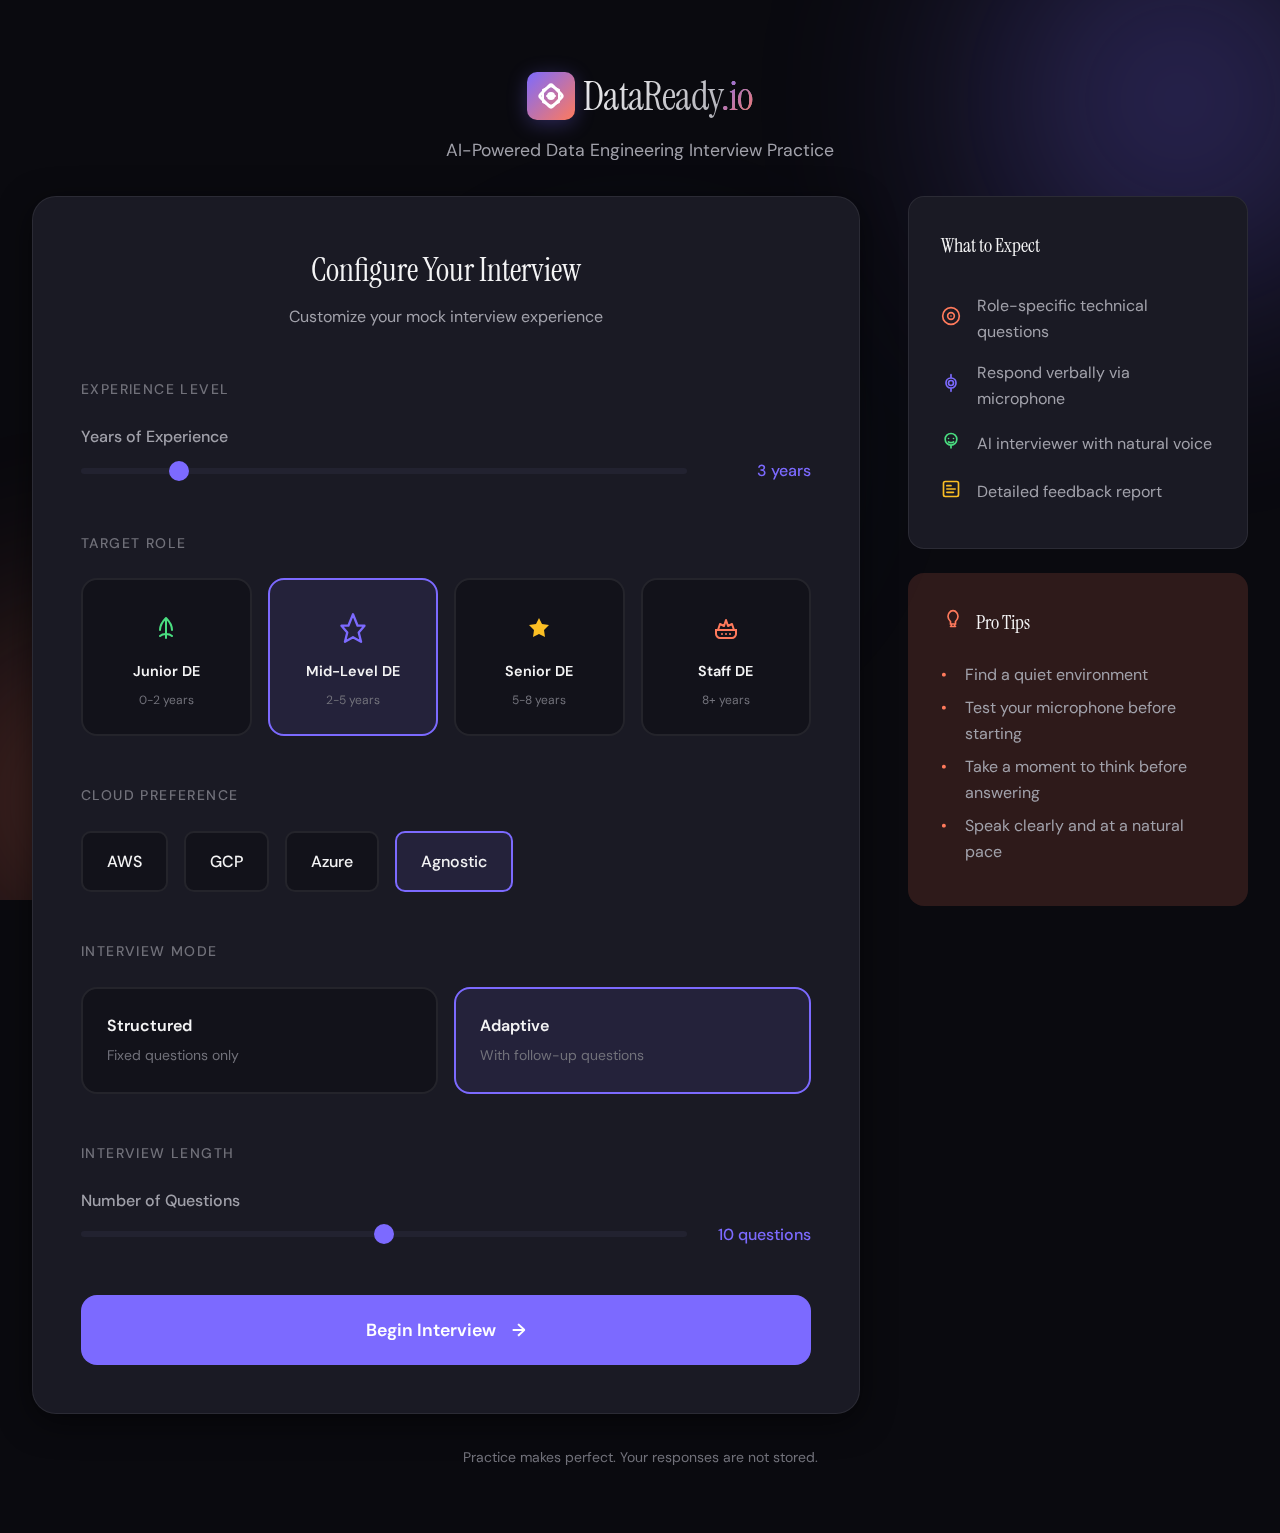
<file: static/index.html>
<!DOCTYPE html>
<html lang="en">
<head>
    <meta charset="UTF-8">
    <meta name="viewport" content="width=device-width, initial-scale=1.0">
    <title>DataReady.io - AI Mock Interview Platform</title>
    <link rel="icon" type="image/svg+xml" href="/static/favicon.svg">
    <link rel="preconnect" href="https://fonts.googleapis.com">
    <link rel="preconnect" href="https://fonts.gstatic.com" crossorigin>
    <link href="https://fonts.googleapis.com/css2?family=Instrument+Serif:ital@0;1&family=DM+Sans:opsz,wght@9..40,300;9..40,400;9..40,500;9..40,600&display=swap" rel="stylesheet">
    <link rel="stylesheet" href="/static/css/styles.css?v=7">
</head>
<body class="setup-page">
    <!-- Ambient Background -->
    <div class="ambient-bg">
        <div class="gradient-orb orb-1"></div>
        <div class="gradient-orb orb-2"></div>
        <div class="gradient-orb orb-3"></div>
    </div>

    <div class="container">
        <!-- Header -->
        <header class="header">
            <a href="/" class="logo" style="text-decoration: none;">
                <div class="logo-icon" title="DataReady.io">
                    <svg width="28" height="28" viewBox="0 0 28 28" fill="none" xmlns="http://www.w3.org/2000/svg">
                        <path d="M6 8L14 4L22 8V20L14 24L6 20V8Z" stroke="white" stroke-width="2" stroke-linejoin="round"/>
                        <path d="M14 12L14 16" stroke="white" stroke-width="2" stroke-linecap="round"/>
                        <path d="M10 14H18" stroke="white" stroke-width="2" stroke-linecap="round"/>
                        <circle cx="14" cy="14" r="2" fill="white"/>
                    </svg>
                </div>
                <span class="logo-text">DataReady<span class="logo-dot">.io</span></span>
            </a>
            <p class="tagline">AI-Powered Data Engineering Interview Practice</p>
        </header>

        <!-- Main Content -->
        <main class="setup-main">
            <div class="setup-card">
                <div class="card-header">
                    <h1>Configure Your Interview</h1>
                    <p>Customize your mock interview experience</p>
                </div>

                <form id="setup-form" class="setup-form">
                    <!-- Experience Section -->
                    <div class="form-section">
                        <h2 class="section-title">Experience Level</h2>
                        
                        <div class="form-group">
                            <label for="experience">Years of Experience</label>
                            <div class="slider-container">
                                <input type="range" id="experience" name="experience" min="0" max="20" value="3" class="slider">
                                <span id="experience-value" class="slider-value">3 years</span>
                            </div>
                        </div>
                    </div>

                    <!-- Role Section -->
                    <div class="form-section">
                        <h2 class="section-title">Target Role</h2>
                        
                        <div class="role-cards">
                            <label class="role-card">
                                <input type="radio" name="role" value="junior_data_engineer">
                                <div class="role-content">
                                    <span class="role-icon icon-success">
                                        <svg width="32" height="32" viewBox="0 0 32 32" fill="none">
                                            <path d="M16 6V26M16 6C12 10 10 14 10 18M16 6C20 10 22 14 22 18" stroke="currentColor" stroke-width="2" stroke-linecap="round"/>
                                            <path d="M10 24C10 24 12 22 16 22C20 22 22 24 22 24" stroke="currentColor" stroke-width="2" stroke-linecap="round"/>
                                        </svg>
                                    </span>
                                    <span class="role-name">Junior DE</span>
                                    <span class="role-years">0-2 years</span>
                                </div>
                            </label>
                            
                            <label class="role-card">
                                <input type="radio" name="role" value="mid_data_engineer" checked>
                                <div class="role-content">
                                    <span class="role-icon icon-primary">
                                        <svg width="32" height="32" viewBox="0 0 32 32" fill="none">
                                            <path d="M16 4L20 14H26L21 20L23 28L16 24L9 28L11 20L6 14H12L16 4Z" stroke="currentColor" stroke-width="2" stroke-linejoin="round"/>
                                        </svg>
                                    </span>
                                    <span class="role-name">Mid-Level DE</span>
                                    <span class="role-years">2-5 years</span>
                                </div>
                            </label>
                            
                            <label class="role-card">
                                <input type="radio" name="role" value="senior_data_engineer">
                                <div class="role-content">
                                    <span class="role-icon icon-warning">
                                        <svg width="32" height="32" viewBox="0 0 32 32" fill="none">
                                            <path d="M16 6L19 12L26 13L21 18L22 25L16 22L10 25L11 18L6 13L13 12L16 6Z" fill="currentColor"/>
                                        </svg>
                                    </span>
                                    <span class="role-name">Senior DE</span>
                                    <span class="role-years">5-8 years</span>
                                </div>
                            </label>
                            
                            <label class="role-card">
                                <input type="radio" name="role" value="staff_data_engineer">
                                <div class="role-content">
                                    <span class="role-icon icon-accent">
                                        <svg width="32" height="32" viewBox="0 0 32 32" fill="none">
                                            <path d="M8 18L10 12L14 14L16 8L18 14L22 12L24 18" stroke="currentColor" stroke-width="2" stroke-linecap="round" stroke-linejoin="round"/>
                                            <path d="M6 18H26V22C26 24 24 26 22 26H10C8 26 6 24 6 22V18Z" stroke="currentColor" stroke-width="2"/>
                                            <circle cx="12" cy="22" r="1" fill="currentColor"/>
                                            <circle cx="16" cy="22" r="1" fill="currentColor"/>
                                            <circle cx="20" cy="22" r="1" fill="currentColor"/>
                                        </svg>
                                    </span>
                                    <span class="role-name">Staff DE</span>
                                    <span class="role-years">8+ years</span>
                                </div>
                            </label>
                        </div>
                    </div>

                    <!-- Cloud Section -->
                    <div class="form-section">
                        <h2 class="section-title">Cloud Preference</h2>
                        
                        <div class="cloud-options">
                            <label class="cloud-option">
                                <input type="radio" name="cloud" value="aws">
                                <div class="cloud-content">
                                    <span class="cloud-name">AWS</span>
                                </div>
                            </label>
                            
                            <label class="cloud-option">
                                <input type="radio" name="cloud" value="gcp">
                                <div class="cloud-content">
                                    <span class="cloud-name">GCP</span>
                                </div>
                            </label>
                            
                            <label class="cloud-option">
                                <input type="radio" name="cloud" value="azure">
                                <div class="cloud-content">
                                    <span class="cloud-name">Azure</span>
                                </div>
                            </label>
                            
                            <label class="cloud-option">
                                <input type="radio" name="cloud" value="cloud_agnostic" checked>
                                <div class="cloud-content">
                                    <span class="cloud-name">Agnostic</span>
                                </div>
                            </label>
                        </div>
                    </div>

                    <!-- Interview Mode -->
                    <div class="form-section">
                        <h2 class="section-title">Interview Mode</h2>
                        
                        <div class="mode-options">
                            <label class="mode-option">
                                <input type="radio" name="mode" value="structured">
                                <div class="mode-content">
                                    <span class="mode-name">Structured</span>
                                    <span class="mode-desc">Fixed questions only</span>
                                </div>
                            </label>
                            
                            <label class="mode-option selected">
                                <input type="radio" name="mode" value="structured_followup" checked>
                                <div class="mode-content">
                                    <span class="mode-name">Adaptive</span>
                                    <span class="mode-desc">With follow-up questions</span>
                                </div>
                            </label>
                        </div>
                    </div>

                    <!-- Questions Count -->
                    <div class="form-section">
                        <h2 class="section-title">Interview Length</h2>
                        
                        <div class="form-group">
                            <label for="questions">Number of Questions</label>
                            <div class="slider-container">
                                <input type="range" id="questions" name="questions" min="5" max="15" value="10" class="slider">
                                <span id="questions-value" class="slider-value">10 questions</span>
                            </div>
                        </div>
                    </div>

                    <!-- Submit -->
                    <div class="form-actions">
                        <button type="submit" class="btn-primary" id="start-btn">
                            <span class="btn-text">Begin Interview</span>
                            <span class="btn-arrow">→</span>
                        </button>
                    </div>
                </form>
            </div>

            <!-- Info Panel -->
            <aside class="info-panel">
                <div class="info-card">
                    <h3>What to Expect</h3>
                    <ul class="info-list">
                        <li>
                            <span class="info-icon icon-accent">
                                <svg width="20" height="20" viewBox="0 0 24 24" fill="none">
                                    <circle cx="12" cy="12" r="10" stroke="currentColor" stroke-width="2"/>
                                    <circle cx="12" cy="12" r="4" stroke="currentColor" stroke-width="2"/>
                                    <circle cx="12" cy="12" r="1" fill="currentColor"/>
                                </svg>
                            </span>
                            <span>Role-specific technical questions</span>
                        </li>
                        <li>
                            <span class="info-icon icon-primary">
                                <svg width="20" height="20" viewBox="0 0 24 24" fill="none">
                                    <path d="M12 2V6M12 18V22M12 6C8 6 6 9 6 12C6 15 8 18 12 18C16 18 18 15 18 12C18 9 16 6 12 6Z" stroke="currentColor" stroke-width="2" stroke-linecap="round"/>
                                    <circle cx="12" cy="12" r="3" stroke="currentColor" stroke-width="2"/>
                                </svg>
                            </span>
                            <span>Respond verbally via microphone</span>
                        </li>
                        <li>
                            <span class="info-icon icon-success">
                                <svg width="20" height="20" viewBox="0 0 24 24" fill="none">
                                    <circle cx="12" cy="10" r="7" stroke="currentColor" stroke-width="2"/>
                                    <circle cx="9" cy="9" r="1" fill="currentColor"/>
                                    <circle cx="15" cy="9" r="1" fill="currentColor"/>
                                    <path d="M9 13C9 13 10 14 12 14C14 14 15 13 15 13" stroke="currentColor" stroke-width="2" stroke-linecap="round"/>
                                    <path d="M12 17V21" stroke="currentColor" stroke-width="2"/>
                                </svg>
                            </span>
                            <span>AI interviewer with natural voice</span>
                        </li>
                        <li>
                            <span class="info-icon icon-warning">
                                <svg width="20" height="20" viewBox="0 0 24 24" fill="none">
                                    <rect x="3" y="3" width="18" height="18" rx="2" stroke="currentColor" stroke-width="2"/>
                                    <path d="M7 12H17M7 8H12M7 16H15" stroke="currentColor" stroke-width="2" stroke-linecap="round"/>
                                </svg>
                            </span>
                            <span>Detailed feedback report</span>
                        </li>
                    </ul>
                </div>

                <div class="info-card tips-card">
                    <h3>
                        <span class="icon icon-accent" style="margin-right: 8px;">
                            <svg width="20" height="20" viewBox="0 0 24 24" fill="none">
                                <path d="M12 2C8 2 6 6 6 9C6 12 8 14 9 15V18H15V15C16 14 18 12 18 9C18 6 16 2 12 2Z" stroke="currentColor" stroke-width="2"/>
                                <path d="M9 21H15" stroke="currentColor" stroke-width="2" stroke-linecap="round"/>
                                <path d="M10 18V21M14 18V21" stroke="currentColor" stroke-width="2"/>
                            </svg>
                        </span>
                        Pro Tips
                    </h3>
                    <ul class="tips-list">
                        <li>Find a quiet environment</li>
                        <li>Test your microphone before starting</li>
                        <li>Take a moment to think before answering</li>
                        <li>Speak clearly and at a natural pace</li>
                    </ul>
                </div>
            </aside>
        </main>

        <!-- Footer -->
        <footer class="footer">
            <p>Practice makes perfect. Your responses are not stored.</p>
        </footer>
    </div>

    <script src="/static/js/setup.js?v=2"></script>
</body>
</html>
</file>
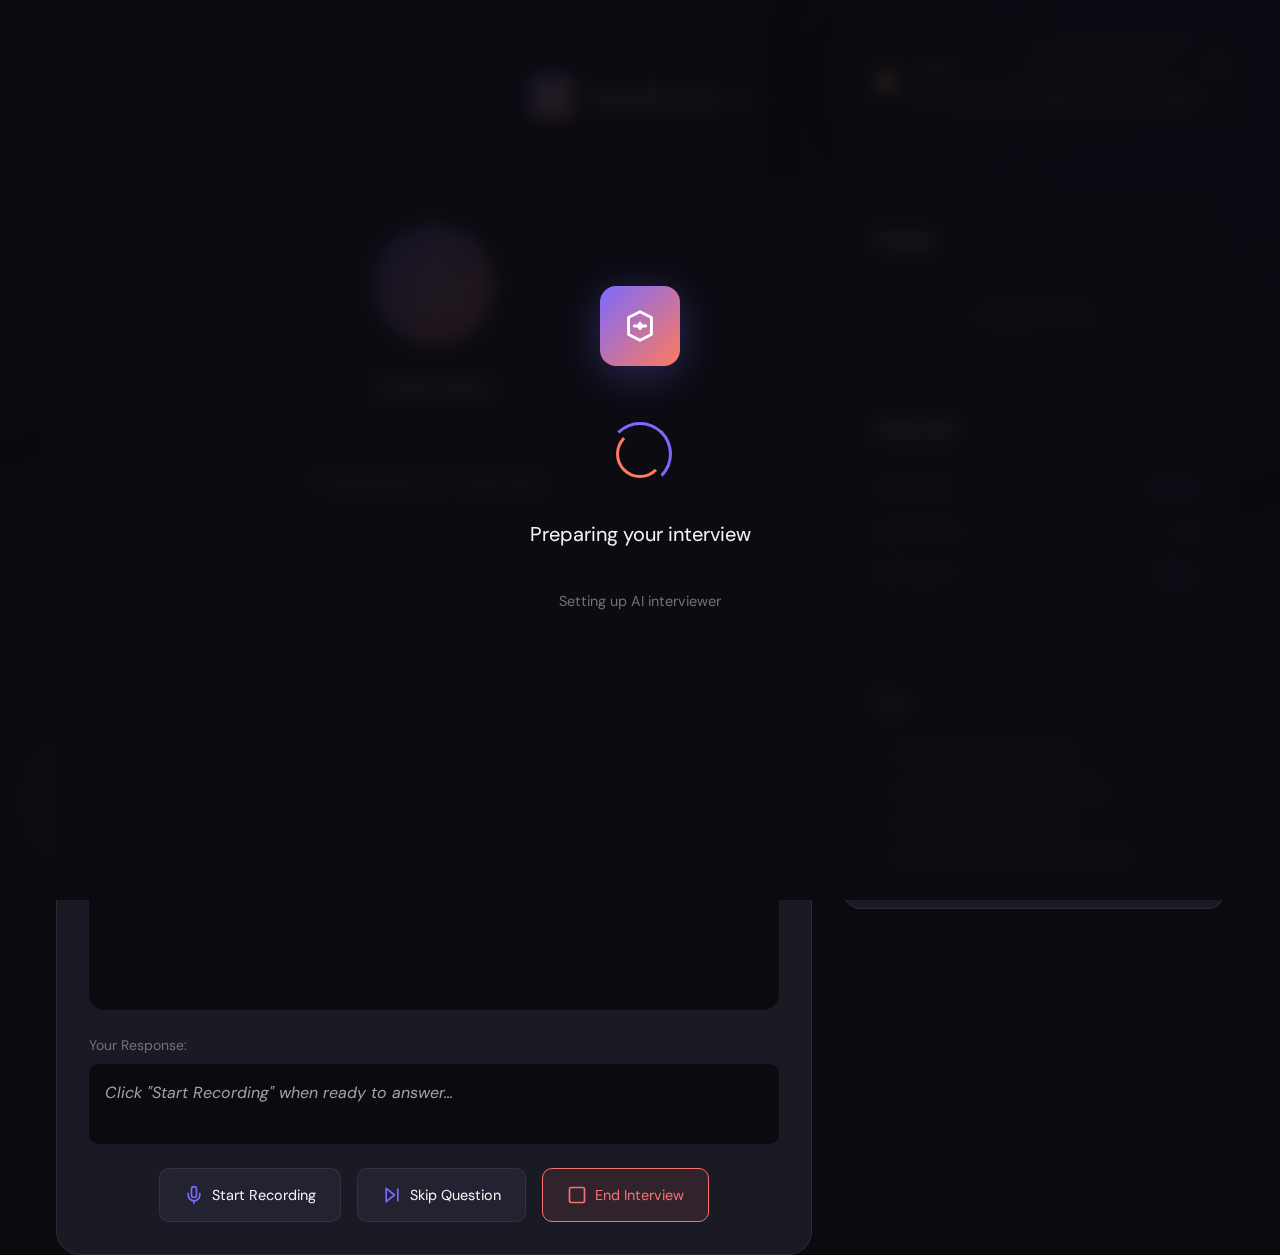
<file: static/interview.html>
<!DOCTYPE html>
<html lang="en">
<head>
    <meta charset="UTF-8">
    <meta name="viewport" content="width=device-width, initial-scale=1.0">
    <title>Interview Room - DataReady.io</title>
    <link rel="icon" type="image/svg+xml" href="/static/favicon.svg">
    <link rel="preconnect" href="https://fonts.googleapis.com">
    <link rel="preconnect" href="https://fonts.gstatic.com" crossorigin>
    <link href="https://fonts.googleapis.com/css2?family=Instrument+Serif:ital@0;1&family=DM+Sans:opsz,wght@9..40,300;9..40,400;9..40,500;9..40,600&display=swap" rel="stylesheet">
    <link rel="stylesheet" href="/static/css/styles.css?v=7">
</head>
<body class="interview-page">
    <!-- Loading Overlay -->
    <div class="loading-overlay active" id="loading-overlay">
        <div class="loading-overlay-logo">
            <svg width="40" height="40" viewBox="0 0 28 28" fill="none" xmlns="http://www.w3.org/2000/svg">
                <path d="M6 8L14 4L22 8V20L14 24L6 20V8Z" stroke="white" stroke-width="2" stroke-linejoin="round"/>
                <path d="M14 12L14 16" stroke="white" stroke-width="2" stroke-linecap="round"/>
                <path d="M10 14H18" stroke="white" stroke-width="2" stroke-linecap="round"/>
                <circle cx="14" cy="14" r="2" fill="white"/>
            </svg>
        </div>
        <div class="loading-overlay-spinner"></div>
        <div class="loading-overlay-text" id="loading-text">Preparing your interview<span class="loading-dots"></span></div>
        <div class="loading-overlay-subtext" id="loading-subtext">Setting up AI interviewer</div>
    </div>

    <!-- Ambient Background -->
    <div class="ambient-bg">
        <div class="gradient-orb orb-1"></div>
        <div class="gradient-orb orb-2"></div>
    </div>

    <div class="container">
        <!-- Header -->
        <header class="header compact">
            <a href="/" class="logo" style="text-decoration: none;">
                <div class="logo-icon" title="DataReady.io">
                    <svg width="28" height="28" viewBox="0 0 28 28" fill="none" xmlns="http://www.w3.org/2000/svg">
                        <path d="M6 8L14 4L22 8V20L14 24L6 20V8Z" stroke="white" stroke-width="2" stroke-linejoin="round"/>
                        <path d="M14 12L14 16" stroke="white" stroke-width="2" stroke-linecap="round"/>
                        <path d="M10 14H18" stroke="white" stroke-width="2" stroke-linecap="round"/>
                        <circle cx="14" cy="14" r="2" fill="white"/>
                    </svg>
                </div>
                <span class="logo-text">DataReady<span class="logo-dot">.io</span></span>
            </a>
        </header>

        <!-- Interview Container -->
        <div class="interview-container">
            <!-- Main Interview Area -->
            <div class="interview-main">
                <!-- AI Interviewer -->
                <div class="interviewer-section">
                    <div class="ai-avatar" id="ai-avatar">
                        <svg width="60" height="60" viewBox="0 0 60 60" fill="none" xmlns="http://www.w3.org/2000/svg">
                            <circle cx="30" cy="30" r="24" stroke="white" stroke-width="2"/>
                            <circle cx="22" cy="26" r="3" fill="white"/>
                            <circle cx="38" cy="26" r="3" fill="white"/>
                            <path d="M22 38C22 38 26 42 30 42C34 42 38 38 38 38" stroke="white" stroke-width="2" stroke-linecap="round"/>
                            <path d="M30 6V12" stroke="white" stroke-width="2" stroke-linecap="round"/>
                            <circle cx="30" cy="4" r="2" fill="white"/>
                        </svg>
                    </div>
                    <div class="interviewer-name">AI Interviewer</div>
                    <div class="question-text" id="question-text">
                        <span class="loading-text">Preparing your interview...</span>
                    </div>
                </div>

                <!-- User Section -->
                <div class="user-section">
                    <div class="webcam-container">
                        <video id="webcam" class="webcam-video" autoplay muted playsinline></video>
                        <div class="webcam-placeholder" id="webcam-placeholder">
                            <span>Enable camera to see yourself</span>
                        </div>
                        <div class="recording-indicator" id="recording-indicator" style="display: none;">
                            <span class="recording-dot"></span>
                            <span>Recording</span>
                        </div>
                    </div>

                    <div class="transcript-area">
                        <div class="transcript-label">Your Response:</div>
                        <div class="transcript-text" id="transcript-text">
                            Click "Start Recording" when ready to answer...
                        </div>
                    </div>

                    <div class="interview-controls">
                        <button class="btn-control" id="mic-btn">
                            <svg class="btn-icon" width="20" height="20" viewBox="0 0 24 24" fill="none" stroke="currentColor" stroke-width="2" stroke-linecap="round" stroke-linejoin="round">
                                <path d="M12 2a3 3 0 0 0-3 3v7a3 3 0 0 0 6 0V5a3 3 0 0 0-3-3Z"/>
                                <path d="M19 10v2a7 7 0 0 1-14 0v-2"/>
                                <line x1="12" y1="19" x2="12" y2="22"/>
                            </svg>
                            <span id="mic-btn-text">Start Recording</span>
                        </button>
                        <button class="btn-control" id="skip-btn">
                            <svg class="btn-icon" width="20" height="20" viewBox="0 0 24 24" fill="none" stroke="currentColor" stroke-width="2" stroke-linecap="round" stroke-linejoin="round">
                                <polygon points="5 4 15 12 5 20 5 4"/>
                                <line x1="19" y1="5" x2="19" y2="19"/>
                            </svg>
                            <span>Skip Question</span>
                        </button>
                        <button class="btn-control btn-end" id="end-btn">
                            <svg class="btn-icon" width="20" height="20" viewBox="0 0 24 24" fill="none" stroke="currentColor" stroke-width="2" stroke-linecap="round" stroke-linejoin="round">
                                <rect x="3" y="3" width="18" height="18" rx="2" ry="2"/>
                            </svg>
                            <span>End Interview</span>
                        </button>
                    </div>
                </div>
            </div>

            <!-- Sidebar -->
            <div class="interview-sidebar">
                <!-- Progress -->
                <div class="progress-card">
                    <h3>Progress</h3>
                    <div class="progress-bar">
                        <div class="progress-fill" id="progress-fill" style="width: 0%"></div>
                    </div>
                    <div class="progress-text" id="progress-text">Question 0 of 10</div>
                </div>

                <!-- Stats -->
                <div class="stats-card">
                    <h3>Session Info</h3>
                    <div class="stat-item">
                        <span class="stat-label">Duration</span>
                        <span class="stat-value" id="duration">0:00</span>
                    </div>
                    <div class="stat-item">
                        <span class="stat-label">Questions</span>
                        <span class="stat-value" id="questions-answered">0</span>
                    </div>
                    <div class="stat-item">
                        <span class="stat-label">Difficulty</span>
                        <span class="stat-value" id="difficulty">5/10</span>
                    </div>
                </div>

                <!-- Instructions -->
                <div class="info-card">
                    <h3>Tips</h3>
                    <ul class="tips-list">
                        <li>Take a moment to think</li>
                        <li>Speak clearly and naturally</li>
                        <li>Give specific examples</li>
                        <li>It's okay to ask for clarification</li>
                    </ul>
                </div>
            </div>
        </div>
    </div>

    <!-- Audio elements -->
    <audio id="question-audio" style="display: none;"></audio>

    <script src="/static/js/interview.js?v=5"></script>
</body>
</html>
</file>
<file: static/css/styles.css>
/* ============================================================================
   DataReady.io - Premium Interview Platform Styles
   
   Design Philosophy:
   - Calm and focused atmosphere
   - Premium, minimal aesthetic
   - Interview-like professional feel
   - Warm, approachable colors
   ============================================================================ */

/* CSS Variables */
:root {
    /* Colors - Warm, Professional Palette */
    --color-bg: #0a0a0f;
    --color-bg-elevated: #12121a;
    --color-bg-card: #1a1a24;
    --color-bg-hover: #222230;
    
    --color-primary: #7c6aff;
    --color-primary-hover: #9485ff;
    --color-primary-glow: rgba(124, 106, 255, 0.3);
    
    --color-accent: #ff7a5c;
    --color-accent-hover: #ff9580;
    --color-accent-soft: rgba(255, 122, 92, 0.15);
    
    --color-success: #4ade80;
    --color-success-soft: rgba(74, 222, 128, 0.15);
    --color-warning: #fbbf24;
    --color-warning-soft: rgba(251, 191, 36, 0.15);
    --color-error: #f87171;
    --color-error-soft: rgba(248, 113, 113, 0.15);
    
    --color-text: #f4f4f5;
    --color-text-secondary: #a1a1aa;
    --color-text-muted: #71717a;
    
    --color-border: rgba(255, 255, 255, 0.08);
    --color-border-hover: rgba(255, 255, 255, 0.15);
    
    /* Typography */
    --font-serif: 'Instrument Serif', Georgia, serif;
    --font-sans: 'DM Sans', -apple-system, BlinkMacSystemFont, sans-serif;
    
    /* Spacing */
    --space-xs: 0.25rem;
    --space-sm: 0.5rem;
    --space-md: 1rem;
    --space-lg: 1.5rem;
    --space-xl: 2rem;
    --space-2xl: 3rem;
    --space-3xl: 4rem;
    
    /* Border Radius */
    --radius-sm: 6px;
    --radius-md: 10px;
    --radius-lg: 16px;
    --radius-xl: 24px;
    --radius-full: 9999px;
    
    /* Shadows */
    --shadow-sm: 0 1px 2px rgba(0, 0, 0, 0.3);
    --shadow-md: 0 4px 12px rgba(0, 0, 0, 0.4);
    --shadow-lg: 0 8px 32px rgba(0, 0, 0, 0.5);
    --shadow-glow: 0 0 40px var(--color-primary-glow);
    
    /* Transitions */
    --transition-fast: 150ms ease;
    --transition-base: 250ms ease;
    --transition-slow: 400ms ease;
}

/* Reset & Base */
*, *::before, *::after {
    box-sizing: border-box;
    margin: 0;
    padding: 0;
}

html {
    font-size: 16px;
    -webkit-font-smoothing: antialiased;
    -moz-osx-font-smoothing: grayscale;
}

body {
    font-family: var(--font-sans);
    background: var(--color-bg);
    color: var(--color-text);
    line-height: 1.6;
    min-height: 100vh;
    overflow-x: hidden;
}

/* Ambient Background */
.ambient-bg {
    position: fixed;
    inset: 0;
    pointer-events: none;
    z-index: -1;
    overflow: hidden;
}

.gradient-orb {
    position: absolute;
    border-radius: 50%;
    filter: blur(100px);
    opacity: 0.4;
    animation: float 20s ease-in-out infinite;
}

.orb-1 {
    width: 600px;
    height: 600px;
    background: radial-gradient(circle, var(--color-primary) 0%, transparent 70%);
    top: -200px;
    right: -200px;
    animation-delay: 0s;
}

.orb-2 {
    width: 500px;
    height: 500px;
    background: radial-gradient(circle, var(--color-accent) 0%, transparent 70%);
    bottom: -150px;
    left: -150px;
    animation-delay: -7s;
}

.orb-3 {
    width: 400px;
    height: 400px;
    background: radial-gradient(circle, #3b82f6 0%, transparent 70%);
    top: 50%;
    left: 50%;
    transform: translate(-50%, -50%);
    animation-delay: -14s;
    opacity: 0.2;
}

@keyframes float {
    0%, 100% { transform: translate(0, 0) scale(1); }
    25% { transform: translate(30px, -30px) scale(1.05); }
    50% { transform: translate(-20px, 20px) scale(0.95); }
    75% { transform: translate(-30px, -20px) scale(1.02); }
}

/* Container */
.container {
    max-width: 1400px;
    margin: 0 auto;
    padding: var(--space-xl);
    min-height: 100vh;
    display: flex;
    flex-direction: column;
}

/* Header */
.header {
    text-align: center;
    padding: var(--space-xl) 0;
    animation: fadeInDown 0.6s ease-out;
}

.logo {
    display: flex;
    align-items: center;
    justify-content: center;
    gap: var(--space-sm);
    margin-bottom: var(--space-sm);
}

/* DataReady.io Logo */
.logo-icon {
    width: 48px;
    height: 48px;
    display: flex;
    align-items: center;
    justify-content: center;
    background: linear-gradient(135deg, var(--color-primary) 0%, var(--color-accent) 100%);
    border-radius: var(--radius-md);
    position: relative;
    box-shadow: 0 4px 20px var(--color-primary-glow);
    animation: logoPulse 3s ease-in-out infinite;
}

.logo-icon::before {
    content: '';
    position: absolute;
    width: 20px;
    height: 20px;
    border: 3px solid white;
    border-radius: 4px;
    transform: rotate(45deg);
}

.logo-icon::after {
    content: '';
    position: absolute;
    width: 8px;
    height: 8px;
    background: white;
    border-radius: 50%;
}

@keyframes logoPulse {
    0%, 100% { 
        box-shadow: 0 4px 20px var(--color-primary-glow);
        transform: scale(1);
    }
    50% { 
        box-shadow: 0 4px 30px rgba(124, 106, 255, 0.5);
        transform: scale(1.02);
    }
}

.logo-text {
    font-family: var(--font-serif);
    font-size: 2.5rem;
    font-weight: 400;
    letter-spacing: -0.02em;
    background: linear-gradient(135deg, var(--color-text) 0%, var(--color-text-secondary) 100%);
    -webkit-background-clip: text;
    -webkit-text-fill-color: transparent;
    background-clip: text;
}

.logo-dot {
    background: linear-gradient(135deg, var(--color-primary) 0%, var(--color-accent) 100%);
    -webkit-background-clip: text;
    -webkit-text-fill-color: transparent;
    background-clip: text;
}

/* ============================================================================
   Themed Icons
   ============================================================================ */

.icon {
    display: inline-flex;
    align-items: center;
    justify-content: center;
    width: 24px;
    height: 24px;
    font-size: 1rem;
    flex-shrink: 0;
}

.icon-sm {
    width: 20px;
    height: 20px;
    font-size: 0.875rem;
}

.icon-lg {
    width: 32px;
    height: 32px;
    font-size: 1.25rem;
}

.icon-xl {
    width: 48px;
    height: 48px;
    font-size: 1.75rem;
}

/* Icon Colors - Following Theme */
.icon-primary {
    color: var(--color-primary);
}

.icon-accent {
    color: var(--color-accent);
}

.icon-success {
    color: var(--color-success);
}

.icon-warning {
    color: var(--color-warning);
}

.icon-error {
    color: var(--color-error);
}

.icon-muted {
    color: var(--color-text-muted);
}

/* Icon with Background */
.icon-bg {
    padding: 8px;
    border-radius: var(--radius-md);
}

.icon-bg-primary {
    background: rgba(124, 106, 255, 0.15);
    color: var(--color-primary);
}

.icon-bg-accent {
    background: var(--color-accent-soft);
    color: var(--color-accent);
}

.icon-bg-success {
    background: var(--color-success-soft);
    color: var(--color-success);
}

.icon-bg-warning {
    background: var(--color-warning-soft);
    color: var(--color-warning);
}

.icon-bg-error {
    background: var(--color-error-soft);
    color: var(--color-error);
}

/* Gradient Icons */
.icon-gradient {
    background: linear-gradient(135deg, var(--color-primary) 0%, var(--color-accent) 100%);
    -webkit-background-clip: text;
    -webkit-text-fill-color: transparent;
    background-clip: text;
}

.tagline {
    color: var(--color-text-secondary);
    font-size: 1.1rem;
}

/* Setup Page Layout */
.setup-main {
    display: grid;
    grid-template-columns: 1fr 340px;
    gap: var(--space-2xl);
    flex: 1;
    align-items: start;
    animation: fadeInUp 0.6s ease-out 0.2s both;
}

@media (max-width: 1024px) {
    .setup-main {
        grid-template-columns: 1fr;
    }
    
    .info-panel {
        display: none;
    }
}

/* Setup Card */
.setup-card {
    background: var(--color-bg-card);
    border: 1px solid var(--color-border);
    border-radius: var(--radius-xl);
    padding: var(--space-2xl);
    box-shadow: var(--shadow-lg);
}

.card-header {
    margin-bottom: var(--space-2xl);
    text-align: center;
}

.card-header h1 {
    font-family: var(--font-serif);
    font-size: 2rem;
    font-weight: 400;
    margin-bottom: var(--space-sm);
}

.card-header p {
    color: var(--color-text-secondary);
}

/* Form Sections */
.form-section {
    margin-bottom: var(--space-2xl);
}

.section-title {
    font-size: 0.875rem;
    font-weight: 500;
    text-transform: uppercase;
    letter-spacing: 0.1em;
    color: var(--color-text-muted);
    margin-bottom: var(--space-lg);
}

/* Form Groups */
.form-group {
    margin-bottom: var(--space-lg);
}

.form-group label {
    display: block;
    font-weight: 500;
    margin-bottom: var(--space-sm);
    color: var(--color-text-secondary);
}

/* Slider */
.slider-container {
    display: flex;
    align-items: center;
    gap: var(--space-lg);
}

.slider {
    flex: 1;
    -webkit-appearance: none;
    appearance: none;
    height: 6px;
    background: var(--color-bg-hover);
    border-radius: var(--radius-full);
    outline: none;
    cursor: pointer;
}

.slider::-webkit-slider-thumb {
    -webkit-appearance: none;
    appearance: none;
    width: 20px;
    height: 20px;
    background: var(--color-primary);
    border-radius: 50%;
    cursor: pointer;
    transition: transform var(--transition-fast), box-shadow var(--transition-fast);
}

.slider::-webkit-slider-thumb:hover {
    transform: scale(1.1);
    box-shadow: 0 0 20px var(--color-primary-glow);
}

.slider-value {
    min-width: 100px;
    text-align: right;
    font-weight: 500;
    color: var(--color-primary);
}

/* Role Cards */
.role-cards {
    display: grid;
    grid-template-columns: repeat(4, 1fr);
    gap: var(--space-md);
}

@media (max-width: 768px) {
    .role-cards {
        grid-template-columns: repeat(2, 1fr);
    }
}

.role-card {
    cursor: pointer;
}

.role-card input {
    display: none;
}

.role-content {
    display: flex;
    flex-direction: column;
    align-items: center;
    gap: var(--space-sm);
    padding: var(--space-lg);
    background: var(--color-bg-elevated);
    border: 2px solid var(--color-border);
    border-radius: var(--radius-lg);
    transition: all var(--transition-base);
}

.role-card input:checked + .role-content {
    border-color: var(--color-primary);
    background: rgba(124, 106, 255, 0.1);
}

.role-card:hover .role-content {
    border-color: var(--color-border-hover);
    transform: translateY(-2px);
}

.role-icon {
    font-size: 2rem;
    width: 48px;
    height: 48px;
    display: flex;
    align-items: center;
    justify-content: center;
    transition: transform var(--transition-base);
}

.role-card:hover .role-icon {
    transform: scale(1.1);
}

.role-card input:checked + .role-content .role-icon {
    transform: scale(1.15);
}

.role-name {
    font-weight: 600;
    font-size: 0.9rem;
}

.role-years {
    font-size: 0.75rem;
    color: var(--color-text-muted);
}

/* Cloud Options */
.cloud-options {
    display: flex;
    gap: var(--space-md);
    flex-wrap: wrap;
}

.cloud-option {
    cursor: pointer;
}

.cloud-option input {
    display: none;
}

.cloud-content {
    padding: var(--space-md) var(--space-lg);
    background: var(--color-bg-elevated);
    border: 2px solid var(--color-border);
    border-radius: var(--radius-md);
    transition: all var(--transition-base);
}

.cloud-option input:checked + .cloud-content {
    border-color: var(--color-primary);
    background: rgba(124, 106, 255, 0.1);
}

.cloud-option:hover .cloud-content {
    border-color: var(--color-border-hover);
}

.cloud-name {
    font-weight: 500;
}

/* Mode Options */
.mode-options {
    display: grid;
    grid-template-columns: repeat(2, 1fr);
    gap: var(--space-md);
}

.mode-option {
    cursor: pointer;
}

.mode-option input {
    display: none;
}

.mode-content {
    padding: var(--space-lg);
    background: var(--color-bg-elevated);
    border: 2px solid var(--color-border);
    border-radius: var(--radius-lg);
    transition: all var(--transition-base);
}

.mode-option input:checked + .mode-content {
    border-color: var(--color-primary);
    background: rgba(124, 106, 255, 0.1);
}

.mode-option:hover .mode-content {
    border-color: var(--color-border-hover);
}

.mode-name {
    display: block;
    font-weight: 600;
    margin-bottom: var(--space-xs);
}

.mode-desc {
    font-size: 0.875rem;
    color: var(--color-text-muted);
}

/* Form Actions */
.form-actions {
    margin-top: var(--space-2xl);
}

.btn-primary {
    width: 100%;
    display: flex;
    align-items: center;
    justify-content: center;
    gap: var(--space-md);
    padding: var(--space-lg) var(--space-xl);
    background: var(--color-primary);
    color: white;
    font-family: var(--font-sans);
    font-size: 1.1rem;
    font-weight: 600;
    border: none;
    border-radius: var(--radius-lg);
    cursor: pointer;
    transition: all var(--transition-base);
}

.btn-primary:hover {
    background: var(--color-primary-hover);
    transform: translateY(-2px);
    box-shadow: var(--shadow-glow);
}

.btn-primary:active {
    transform: translateY(0);
}

.btn-arrow {
    transition: transform var(--transition-fast);
}

.btn-primary:hover .btn-arrow {
    transform: translateX(4px);
}

/* Info Panel */
.info-panel {
    display: flex;
    flex-direction: column;
    gap: var(--space-lg);
    position: sticky;
    top: var(--space-xl);
}

.info-card {
    background: var(--color-bg-card);
    border: 1px solid var(--color-border);
    border-radius: var(--radius-lg);
    padding: var(--space-xl);
}

.info-card h3 {
    font-family: var(--font-serif);
    font-size: 1.25rem;
    font-weight: 400;
    margin-bottom: var(--space-lg);
}

.info-list {
    list-style: none;
}

.info-list li {
    display: flex;
    align-items: center;
    gap: var(--space-md);
    padding: var(--space-sm) 0;
    color: var(--color-text-secondary);
}

.info-icon {
    font-size: 1.25rem;
}

.tips-card {
    background: var(--color-accent-soft);
    border-color: transparent;
}

.tips-list {
    list-style: none;
}

.tips-list li {
    position: relative;
    padding-left: var(--space-lg);
    margin-bottom: var(--space-sm);
    color: var(--color-text-secondary);
}

.tips-list li::before {
    content: "•";
    position: absolute;
    left: 0;
    color: var(--color-accent);
}

/* Footer */
.footer {
    text-align: center;
    padding: var(--space-xl) 0;
    color: var(--color-text-muted);
    font-size: 0.875rem;
}

/* Animations */
@keyframes fadeInUp {
    from {
        opacity: 0;
        transform: translateY(20px);
    }
    to {
        opacity: 1;
        transform: translateY(0);
    }
}

@keyframes fadeInDown {
    from {
        opacity: 0;
        transform: translateY(-20px);
    }
    to {
        opacity: 1;
        transform: translateY(0);
    }
}

/* ============================================================================
   Interview Room Styles
   ============================================================================ */

.interview-page {
    background: var(--color-bg);
}

.interview-container {
    display: grid;
    grid-template-columns: 1fr 380px;
    gap: var(--space-xl);
    height: calc(100vh - 120px);
    padding: var(--space-lg);
}

@media (max-width: 1024px) {
    .interview-container {
        grid-template-columns: 1fr;
        height: auto;
    }
}

/* Main Interview Area */
.interview-main {
    display: flex;
    flex-direction: column;
    gap: var(--space-lg);
}

/* AI Interviewer Section */
.interviewer-section {
    background: var(--color-bg-card);
    border: 1px solid var(--color-border);
    border-radius: var(--radius-xl);
    padding: var(--space-xl);
    display: flex;
    flex-direction: column;
    align-items: center;
    gap: var(--space-lg);
}

.ai-avatar {
    width: 120px;
    height: 120px;
    background: linear-gradient(135deg, var(--color-primary) 0%, var(--color-accent) 100%);
    border-radius: 50%;
    display: flex;
    align-items: center;
    justify-content: center;
    font-size: 3rem;
    position: relative;
}

.ai-avatar.speaking::after {
    content: '';
    position: absolute;
    inset: -8px;
    border-radius: 50%;
    border: 2px solid var(--color-primary);
    animation: speakingPulse 1s ease-in-out infinite;
}

@keyframes speakingPulse {
    0%, 100% { transform: scale(1); opacity: 1; }
    50% { transform: scale(1.1); opacity: 0.5; }
}

.interviewer-name {
    font-family: var(--font-serif);
    font-size: 1.5rem;
}

.question-text {
    text-align: center;
    font-size: 1.25rem;
    line-height: 1.7;
    max-width: 600px;
    min-height: 100px;
    display: flex;
    align-items: center;
    justify-content: center;
}

/* User Section */
.user-section {
    background: var(--color-bg-card);
    border: 1px solid var(--color-border);
    border-radius: var(--radius-xl);
    padding: var(--space-xl);
    flex: 1;
    display: flex;
    flex-direction: column;
    gap: var(--space-lg);
}

.webcam-container {
    position: relative;
    width: 100%;
    aspect-ratio: 16/9;
    background: var(--color-bg);
    border-radius: var(--radius-lg);
    overflow: hidden;
}

.webcam-video {
    width: 100%;
    height: 100%;
    object-fit: cover;
    transform: scaleX(-1);
}

.webcam-placeholder {
    position: absolute;
    inset: 0;
    display: flex;
    align-items: center;
    justify-content: center;
    color: var(--color-text-muted);
}

.recording-indicator {
    position: absolute;
    top: var(--space-md);
    right: var(--space-md);
    display: flex;
    align-items: center;
    gap: var(--space-sm);
    padding: var(--space-sm) var(--space-md);
    background: rgba(0, 0, 0, 0.7);
    border-radius: var(--radius-full);
    font-size: 0.875rem;
}

.recording-dot {
    width: 10px;
    height: 10px;
    background: var(--color-error);
    border-radius: 50%;
    animation: blink 1s infinite;
}

@keyframes blink {
    0%, 100% { opacity: 1; }
    50% { opacity: 0.3; }
}

/* Transcript Area */
.transcript-area {
    flex: 1;
    min-height: 100px;
}

.transcript-label {
    font-size: 0.875rem;
    color: var(--color-text-muted);
    margin-bottom: var(--space-sm);
}

.transcript-text {
    padding: var(--space-md);
    background: var(--color-bg);
    border-radius: var(--radius-md);
    min-height: 80px;
    color: var(--color-text-secondary);
    font-style: italic;
}

/* Controls */
.interview-controls {
    display: flex;
    gap: var(--space-md);
    justify-content: center;
}

.btn-control {
    display: flex;
    align-items: center;
    gap: var(--space-sm);
    padding: var(--space-md) var(--space-lg);
    background: var(--color-bg-hover);
    color: var(--color-text);
    border: 1px solid var(--color-border);
    border-radius: var(--radius-md);
    font-family: var(--font-sans);
    font-size: 0.9rem;
    cursor: pointer;
    transition: all var(--transition-base);
}

.btn-control:hover {
    background: var(--color-bg-elevated);
    border-color: var(--color-border-hover);
}

.btn-control.recording {
    background: rgba(248, 113, 113, 0.2);
    border-color: var(--color-error);
    color: var(--color-error);
}

.btn-end {
    background: rgba(248, 113, 113, 0.1);
    border-color: var(--color-error);
    color: var(--color-error);
}

.btn-end:hover {
    background: rgba(248, 113, 113, 0.2);
}

/* Button Icons */
.btn-control .btn-icon {
    flex-shrink: 0;
    stroke: var(--color-primary);
    transition: stroke var(--transition-base);
}

.btn-control:hover .btn-icon {
    stroke: var(--color-accent);
}

.btn-control.recording .btn-icon {
    stroke: var(--color-error);
    animation: pulse 1s ease-in-out infinite;
}

.btn-end .btn-icon {
    stroke: var(--color-error);
}

@keyframes pulse {
    0%, 100% { opacity: 1; }
    50% { opacity: 0.5; }
}

/* Sidebar */
.interview-sidebar {
    display: flex;
    flex-direction: column;
    gap: var(--space-lg);
}

/* Progress Card */
.progress-card {
    background: var(--color-bg-card);
    border: 1px solid var(--color-border);
    border-radius: var(--radius-xl);
    padding: var(--space-xl);
}

.progress-card h3 {
    font-family: var(--font-serif);
    margin-bottom: var(--space-lg);
}

.progress-bar {
    height: 8px;
    background: var(--color-bg);
    border-radius: var(--radius-full);
    overflow: hidden;
    margin-bottom: var(--space-md);
}

.progress-fill {
    height: 100%;
    background: linear-gradient(90deg, var(--color-primary) 0%, var(--color-accent) 100%);
    border-radius: var(--radius-full);
    transition: width var(--transition-base);
}

.progress-text {
    font-size: 0.875rem;
    color: var(--color-text-secondary);
    text-align: center;
}

/* Stats Card */
.stats-card {
    background: var(--color-bg-card);
    border: 1px solid var(--color-border);
    border-radius: var(--radius-xl);
    padding: var(--space-xl);
}

.stats-card h3 {
    font-family: var(--font-serif);
    margin-bottom: var(--space-lg);
}

.stat-item {
    display: flex;
    justify-content: space-between;
    padding: var(--space-sm) 0;
    border-bottom: 1px solid var(--color-border);
}

.stat-item:last-child {
    border-bottom: none;
}

.stat-label {
    color: var(--color-text-muted);
}

.stat-value {
    font-weight: 600;
    color: var(--color-primary);
}

/* ============================================================================
   Report Page Styles
   ============================================================================ */

.report-page {
    background: var(--color-bg);
}

.report-container {
    max-width: 1000px;
    margin: 0 auto;
    padding: var(--space-2xl);
}

/* Report Header */
.report-header {
    text-align: center;
    padding: var(--space-2xl) 0;
    border-bottom: 1px solid var(--color-border);
    margin-bottom: var(--space-2xl);
}

.report-header h1 {
    font-family: var(--font-serif);
    font-size: 2.5rem;
    margin-bottom: var(--space-md);
}

.report-meta {
    color: var(--color-text-secondary);
}

/* Score Section */
.score-section {
    display: grid;
    grid-template-columns: 300px 1fr;
    gap: var(--space-2xl);
    margin-bottom: var(--space-2xl);
}

@media (max-width: 768px) {
    .score-section {
        grid-template-columns: 1fr;
    }
}

.overall-score {
    background: var(--color-bg-card);
    border: 1px solid var(--color-border);
    border-radius: var(--radius-xl);
    padding: var(--space-2xl);
    text-align: center;
}

.score-circle {
    width: 180px;
    height: 180px;
    margin: 0 auto var(--space-lg);
    position: relative;
}

.score-circle svg {
    transform: rotate(-90deg);
}

.score-bg {
    fill: none;
    stroke: var(--color-bg);
    stroke-width: 12;
}

.score-progress {
    fill: none;
    stroke: url(#scoreGradient);
    stroke-width: 12;
    stroke-linecap: round;
    transition: stroke-dashoffset 1s ease-out;
}

.score-value {
    position: absolute;
    inset: 0;
    display: flex;
    flex-direction: column;
    align-items: center;
    justify-content: center;
}

.score-number {
    font-size: 3rem;
    font-weight: 700;
    color: var(--color-primary);
}

.score-label {
    color: var(--color-text-muted);
    font-size: 0.875rem;
}

.verdict {
    margin-top: var(--space-lg);
    padding: var(--space-md);
    background: var(--color-accent-soft);
    border-radius: var(--radius-md);
}

.verdict-label {
    font-size: 0.75rem;
    text-transform: uppercase;
    letter-spacing: 0.1em;
    color: var(--color-text-muted);
    margin-bottom: var(--space-xs);
}

.verdict-value {
    font-size: 1.25rem;
    font-weight: 600;
    color: var(--color-accent);
    display: flex;
    align-items: center;
    gap: var(--space-sm);
}

.verdict-icon {
    flex-shrink: 0;
}

.verdict-value.verdict-strong-hire {
    color: #fbbf24;
}

.verdict-value.verdict-strong-hire .verdict-icon {
    stroke: #fbbf24;
    fill: rgba(251, 191, 36, 0.2);
}

.verdict-value.verdict-hire {
    color: #34d399;
}

.verdict-value.verdict-hire .verdict-icon {
    stroke: #34d399;
}

.verdict-value.verdict-borderline {
    color: #fb923c;
}

.verdict-value.verdict-borderline .verdict-icon {
    stroke: #fb923c;
}

.verdict-value.verdict-needs-improvement {
    color: var(--color-accent);
}

.verdict-value.verdict-needs-improvement .verdict-icon {
    stroke: var(--color-accent);
}

/* Dimension Scores */
.dimension-scores {
    background: var(--color-bg-card);
    border: 1px solid var(--color-border);
    border-radius: var(--radius-xl);
    padding: var(--space-2xl);
}

.dimension-scores h3 {
    font-family: var(--font-serif);
    margin-bottom: var(--space-xl);
}

.dimension-bar {
    margin-bottom: var(--space-lg);
}

.dimension-header {
    display: flex;
    justify-content: space-between;
    margin-bottom: var(--space-sm);
}

.dimension-name {
    font-weight: 500;
}

.dimension-value {
    color: var(--color-primary);
    font-weight: 600;
}

.dimension-track {
    height: 8px;
    background: var(--color-bg);
    border-radius: var(--radius-full);
    overflow: hidden;
}

.dimension-fill {
    height: 100%;
    background: var(--color-primary);
    border-radius: var(--radius-full);
    transition: width 0.8s ease-out;
}

/* Feedback Section */
.feedback-section {
    display: grid;
    grid-template-columns: repeat(2, 1fr);
    gap: var(--space-lg);
    margin-bottom: var(--space-2xl);
}

@media (max-width: 768px) {
    .feedback-section {
        grid-template-columns: 1fr;
    }
}

.feedback-card {
    background: var(--color-bg-card);
    border: 1px solid var(--color-border);
    border-radius: var(--radius-xl);
    padding: var(--space-xl);
}

.feedback-card h3 {
    font-family: var(--font-serif);
    margin-bottom: var(--space-lg);
    display: flex;
    align-items: center;
    gap: var(--space-sm);
}

.feedback-list {
    list-style: none;
}

.feedback-list li {
    padding: var(--space-sm) 0;
    padding-left: var(--space-lg);
    position: relative;
    color: var(--color-text-secondary);
}

.feedback-list li::before {
    content: "→";
    position: absolute;
    left: 0;
    color: var(--color-primary);
}

.strengths-card h3 {
    color: var(--color-success);
}

.improvements-card h3 {
    color: var(--color-warning);
}

/* Roadmap Section */
.roadmap-section {
    background: var(--color-bg-card);
    border: 1px solid var(--color-border);
    border-radius: var(--radius-xl);
    padding: var(--space-2xl);
    margin-bottom: var(--space-2xl);
}

.roadmap-section h3 {
    font-family: var(--font-serif);
    font-size: 1.5rem;
    margin-bottom: var(--space-xl);
}

.roadmap-weeks {
    display: grid;
    gap: var(--space-lg);
}

.week-card {
    padding: var(--space-lg);
    background: var(--color-bg);
    border-radius: var(--radius-lg);
    display: grid;
    grid-template-columns: 80px 1fr;
    gap: var(--space-lg);
}

.week-number {
    font-size: 2rem;
    font-weight: 700;
    color: var(--color-primary);
    opacity: 0.5;
}

.week-content h4 {
    margin-bottom: var(--space-sm);
}

.week-activities {
    list-style: none;
    color: var(--color-text-secondary);
    font-size: 0.9rem;
}

.week-activities li {
    margin-bottom: var(--space-xs);
}

/* Report Actions */
.report-actions {
    display: flex;
    gap: var(--space-md);
    justify-content: center;
    padding: var(--space-2xl) 0;
}

.btn-secondary {
    padding: var(--space-md) var(--space-xl);
    background: var(--color-bg-card);
    color: var(--color-text);
    border: 1px solid var(--color-border);
    border-radius: var(--radius-md);
    font-family: var(--font-sans);
    font-weight: 500;
    cursor: pointer;
    transition: all var(--transition-base);
}

.btn-secondary:hover {
    border-color: var(--color-primary);
    color: var(--color-primary);
}

/* Loading State */
.loading {
    display: flex;
    flex-direction: column;
    align-items: center;
    justify-content: center;
    gap: var(--space-lg);
    min-height: 400px;
}

.spinner {
    width: 48px;
    height: 48px;
    border: 3px solid var(--color-border);
    border-top-color: var(--color-primary);
    border-radius: 50%;
    animation: spin 1s linear infinite;
}

@keyframes spin {
    to { transform: rotate(360deg); }
}

.loading-text {
    color: var(--color-text-secondary);
}

/* ============================================================================
   Toast Notification System
   ============================================================================ */

.toast-container {
    position: fixed;
    top: var(--space-xl);
    right: var(--space-xl);
    z-index: 10000;
    display: flex;
    flex-direction: column;
    gap: var(--space-md);
    pointer-events: none;
}

.toast {
    display: flex;
    align-items: flex-start;
    gap: var(--space-md);
    padding: var(--space-lg);
    background: var(--color-bg-card);
    border: 1px solid var(--color-border);
    border-radius: var(--radius-lg);
    box-shadow: var(--shadow-lg);
    min-width: 320px;
    max-width: 450px;
    pointer-events: auto;
    animation: toastSlideIn 0.3s ease-out;
    backdrop-filter: blur(12px);
}

.toast.toast-exit {
    animation: toastSlideOut 0.3s ease-in forwards;
}

@keyframes toastSlideIn {
    from {
        opacity: 0;
        transform: translateX(100%);
    }
    to {
        opacity: 1;
        transform: translateX(0);
    }
}

@keyframes toastSlideOut {
    from {
        opacity: 1;
        transform: translateX(0);
    }
    to {
        opacity: 0;
        transform: translateX(100%);
    }
}

.toast-icon {
    font-size: 1.5rem;
    flex-shrink: 0;
    margin-top: 2px;
}

.toast-content {
    flex: 1;
    min-width: 0;
}

.toast-title {
    font-weight: 600;
    margin-bottom: var(--space-xs);
    color: var(--color-text);
}

.toast-message {
    font-size: 0.9rem;
    color: var(--color-text-secondary);
    line-height: 1.5;
    word-wrap: break-word;
}

.toast-close {
    background: none;
    border: none;
    color: var(--color-text-muted);
    cursor: pointer;
    font-size: 1.25rem;
    padding: 0;
    line-height: 1;
    transition: color var(--transition-fast);
    flex-shrink: 0;
}

.toast-close:hover {
    color: var(--color-text);
}

/* Toast Types */
.toast-error {
    border-color: rgba(248, 113, 113, 0.3);
    background: linear-gradient(135deg, rgba(248, 113, 113, 0.1) 0%, var(--color-bg-card) 100%);
}

.toast-error .toast-icon {
    color: var(--color-error);
}

.toast-error .toast-title {
    color: var(--color-error);
}

.toast-success {
    border-color: rgba(74, 222, 128, 0.3);
    background: linear-gradient(135deg, rgba(74, 222, 128, 0.1) 0%, var(--color-bg-card) 100%);
}

.toast-success .toast-icon {
    color: var(--color-success);
}

.toast-success .toast-title {
    color: var(--color-success);
}

.toast-warning {
    border-color: rgba(251, 191, 36, 0.3);
    background: linear-gradient(135deg, rgba(251, 191, 36, 0.1) 0%, var(--color-bg-card) 100%);
}

.toast-warning .toast-icon {
    color: var(--color-warning);
}

.toast-warning .toast-title {
    color: var(--color-warning);
}

.toast-info {
    border-color: rgba(124, 106, 255, 0.3);
    background: linear-gradient(135deg, rgba(124, 106, 255, 0.1) 0%, var(--color-bg-card) 100%);
}

.toast-info .toast-icon {
    color: var(--color-primary);
}

.toast-info .toast-title {
    color: var(--color-primary);
}

/* Toast Progress Bar */
.toast-progress {
    position: absolute;
    bottom: 0;
    left: 0;
    height: 3px;
    background: var(--color-primary);
    border-radius: 0 0 var(--radius-lg) var(--radius-lg);
    animation: toastProgress linear forwards;
}

.toast-error .toast-progress {
    background: var(--color-error);
}

.toast-success .toast-progress {
    background: var(--color-success);
}

.toast-warning .toast-progress {
    background: var(--color-warning);
}

@keyframes toastProgress {
    from { width: 100%; }
    to { width: 0%; }
}

/* Responsive */
@media (max-width: 480px) {
    .toast-container {
        left: var(--space-md);
        right: var(--space-md);
        top: var(--space-md);
    }
    
    .toast {
        min-width: auto;
        max-width: none;
    }
}

/* ============================================================================
   Confirm Modal
   ============================================================================ */

.modal-overlay {
    position: fixed;
    inset: 0;
    background: rgba(0, 0, 0, 0.7);
    backdrop-filter: blur(4px);
    z-index: 10001;
    display: flex;
    align-items: center;
    justify-content: center;
    animation: modalFadeIn 0.2s ease-out;
}

.modal-overlay.modal-exit {
    animation: modalFadeOut 0.2s ease-in forwards;
}

@keyframes modalFadeIn {
    from { opacity: 0; }
    to { opacity: 1; }
}

@keyframes modalFadeOut {
    from { opacity: 1; }
    to { opacity: 0; }
}

.modal-dialog {
    background: var(--color-bg-card);
    border: 1px solid var(--color-border);
    border-radius: var(--radius-xl);
    padding: var(--space-2xl);
    max-width: 420px;
    width: 90%;
    box-shadow: var(--shadow-lg);
    animation: modalSlideIn 0.3s ease-out;
}

.modal-overlay.modal-exit .modal-dialog {
    animation: modalSlideOut 0.2s ease-in forwards;
}

@keyframes modalSlideIn {
    from {
        opacity: 0;
        transform: scale(0.95) translateY(-10px);
    }
    to {
        opacity: 1;
        transform: scale(1) translateY(0);
    }
}

@keyframes modalSlideOut {
    from {
        opacity: 1;
        transform: scale(1) translateY(0);
    }
    to {
        opacity: 0;
        transform: scale(0.95) translateY(-10px);
    }
}

.modal-icon {
    width: 56px;
    height: 56px;
    margin: 0 auto var(--space-lg);
    background: var(--color-accent-soft);
    border-radius: 50%;
    display: flex;
    align-items: center;
    justify-content: center;
    font-size: 1.75rem;
}

.modal-icon.modal-icon-warning {
    background: rgba(251, 191, 36, 0.15);
}

.modal-icon.modal-icon-danger {
    background: rgba(248, 113, 113, 0.15);
}

.modal-title {
    font-family: var(--font-serif);
    font-size: 1.5rem;
    text-align: center;
    margin-bottom: var(--space-md);
}

.modal-message {
    text-align: center;
    color: var(--color-text-secondary);
    line-height: 1.6;
    margin-bottom: var(--space-xl);
}

.modal-actions {
    display: flex;
    gap: var(--space-md);
    justify-content: center;
}

.modal-btn {
    padding: var(--space-md) var(--space-xl);
    border-radius: var(--radius-md);
    font-family: var(--font-sans);
    font-size: 0.95rem;
    font-weight: 500;
    cursor: pointer;
    transition: all var(--transition-base);
    min-width: 120px;
}

.modal-btn-cancel {
    background: var(--color-bg-hover);
    color: var(--color-text);
    border: 1px solid var(--color-border);
}

.modal-btn-cancel:hover {
    background: var(--color-bg-elevated);
    border-color: var(--color-border-hover);
}

.modal-btn-confirm {
    background: var(--color-primary);
    color: white;
    border: none;
}

.modal-btn-confirm:hover {
    background: var(--color-primary-hover);
    transform: translateY(-1px);
}

.modal-btn-danger {
    background: var(--color-error);
    color: white;
    border: none;
}

.modal-btn-danger:hover {
    background: #ef4444;
    transform: translateY(-1px);
}

/* ============================================================================
   Loading Overlay / Screen Blocker
   ============================================================================ */

.loading-overlay {
    position: fixed;
    inset: 0;
    background: rgba(10, 10, 15, 0.9);
    backdrop-filter: blur(8px);
    z-index: 10002;
    display: flex;
    flex-direction: column;
    align-items: center;
    justify-content: center;
    gap: var(--space-xl);
    opacity: 0;
    visibility: hidden;
    transition: opacity 0.3s ease, visibility 0.3s ease;
}

.loading-overlay.active {
    opacity: 1;
    visibility: visible;
}

.loading-overlay-spinner {
    width: 64px;
    height: 64px;
    position: relative;
}

.loading-overlay-spinner::before,
.loading-overlay-spinner::after {
    content: '';
    position: absolute;
    inset: 0;
    border-radius: 50%;
    border: 3px solid transparent;
}

.loading-overlay-spinner::before {
    border-top-color: var(--color-primary);
    border-right-color: var(--color-primary);
    animation: spinnerRotate 1s linear infinite;
}

.loading-overlay-spinner::after {
    border-bottom-color: var(--color-accent);
    border-left-color: var(--color-accent);
    animation: spinnerRotate 1s linear infinite reverse;
    inset: 8px;
}

@keyframes spinnerRotate {
    to { transform: rotate(360deg); }
}

.loading-overlay-text {
    font-size: 1.25rem;
    color: var(--color-text);
    text-align: center;
    max-width: 300px;
}

.loading-overlay-subtext {
    font-size: 0.9rem;
    color: var(--color-text-muted);
    text-align: center;
    margin-top: var(--space-sm);
}

/* Animated dots for loading text */
.loading-dots::after {
    content: '';
    animation: loadingDots 1.5s infinite;
}

@keyframes loadingDots {
    0%, 20% { content: ''; }
    40% { content: '.'; }
    60% { content: '..'; }
    80%, 100% { content: '...'; }
}

/* Loading overlay with logo */
.loading-overlay-logo {
    width: 80px;
    height: 80px;
    background: linear-gradient(135deg, var(--color-primary) 0%, var(--color-accent) 100%);
    border-radius: var(--radius-lg);
    display: flex;
    align-items: center;
    justify-content: center;
    margin-bottom: var(--space-lg);
    animation: logoPulseOverlay 2s ease-in-out infinite;
    box-shadow: 0 8px 40px var(--color-primary-glow);
}

@keyframes logoPulseOverlay {
    0%, 100% { 
        transform: scale(1);
        box-shadow: 0 8px 40px var(--color-primary-glow);
    }
    50% { 
        transform: scale(1.05);
        box-shadow: 0 12px 60px rgba(124, 106, 255, 0.5);
    }
}

/* ============================================================================
   Interview Stats Section
   ============================================================================ */

.interview-stats {
    display: grid;
    grid-template-columns: repeat(4, 1fr);
    gap: var(--space-lg);
    margin-bottom: var(--space-2xl);
}

@media (max-width: 768px) {
    .interview-stats {
        grid-template-columns: repeat(2, 1fr);
    }
}

.stat-box {
    background: var(--color-bg-card);
    border: 1px solid var(--color-border);
    border-radius: var(--radius-lg);
    padding: var(--space-xl);
    text-align: center;
    transition: transform var(--transition-base);
}

.stat-box:hover {
    transform: translateY(-2px);
}

.stat-icon {
    font-size: 2rem;
    margin-bottom: var(--space-sm);
}

.stat-number {
    font-size: 2.5rem;
    font-weight: 700;
    color: var(--color-primary);
    line-height: 1;
    margin-bottom: var(--space-xs);
}

.stat-label {
    font-size: 0.875rem;
    color: var(--color-text-muted);
    text-transform: uppercase;
    letter-spacing: 0.05em;
}

/* ============================================================================
   Per-Question Feedback Section
   ============================================================================ */

.questions-section {
    background: var(--color-bg-card);
    border: 1px solid var(--color-border);
    border-radius: var(--radius-xl);
    padding: var(--space-2xl);
    margin-bottom: var(--space-2xl);
}

.questions-section h3 {
    font-family: var(--font-serif);
    font-size: 1.5rem;
    margin-bottom: var(--space-xl);
}

.questions-list {
    display: flex;
    flex-direction: column;
    gap: var(--space-lg);
}

.question-card {
    background: var(--color-bg);
    border: 1px solid var(--color-border);
    border-radius: var(--radius-lg);
    overflow: hidden;
}

.question-header {
    display: flex;
    align-items: center;
    gap: var(--space-md);
    padding: var(--space-lg);
    background: var(--color-bg-elevated);
    border-bottom: 1px solid var(--color-border);
    cursor: pointer;
    transition: background var(--transition-fast);
}

.question-header:hover {
    background: var(--color-bg-hover);
}

.question-number {
    width: 32px;
    height: 32px;
    display: flex;
    align-items: center;
    justify-content: center;
    background: var(--color-primary);
    color: white;
    border-radius: 50%;
    font-weight: 600;
    font-size: 0.875rem;
    flex-shrink: 0;
}

.question-number.skipped {
    background: var(--color-text-muted);
}

.question-number.correct {
    background: var(--color-success);
}

.question-number.partial {
    background: var(--color-warning);
}

.question-number.incorrect {
    background: var(--color-error);
}

.question-title {
    flex: 1;
    font-weight: 500;
    line-height: 1.4;
}

.question-score {
    display: flex;
    align-items: center;
    gap: var(--space-sm);
    font-weight: 600;
    color: var(--color-primary);
}

.question-score-bar {
    width: 60px;
    height: 6px;
    background: var(--color-bg);
    border-radius: var(--radius-full);
    overflow: hidden;
}

.question-score-fill {
    height: 100%;
    background: var(--color-primary);
    border-radius: var(--radius-full);
}

.question-toggle {
    color: var(--color-text-muted);
    font-size: 1.25rem;
    transition: transform var(--transition-fast);
}

.question-card.expanded .question-toggle {
    transform: rotate(180deg);
}

.question-body {
    display: none;
    padding: var(--space-lg);
}

.question-card.expanded .question-body {
    display: block;
}

.question-detail {
    margin-bottom: var(--space-lg);
}

.question-detail:last-child {
    margin-bottom: 0;
}

.question-detail-label {
    font-size: 0.75rem;
    text-transform: uppercase;
    letter-spacing: 0.1em;
    color: var(--color-text-muted);
    margin-bottom: var(--space-sm);
}

.question-detail-content {
    color: var(--color-text-secondary);
    line-height: 1.7;
    padding: var(--space-md);
    background: var(--color-bg-elevated);
    border-radius: var(--radius-md);
}

.expected-answer {
    border-left: 3px solid var(--color-success);
}

.your-answer {
    border-left: 3px solid var(--color-primary);
}

.improvement-tips {
    border-left: 3px solid var(--color-warning);
}

.improvement-tips ul {
    list-style: none;
    padding: 0;
    margin: 0;
}

.improvement-tips li {
    padding: var(--space-xs) 0;
    padding-left: var(--space-md);
    position: relative;
}

.improvement-tips li::before {
    content: "→";
    position: absolute;
    left: 0;
    color: var(--color-warning);
}

.question-tags {
    display: flex;
    gap: var(--space-sm);
    flex-wrap: wrap;
    margin-top: var(--space-md);
}

.question-tag {
    padding: var(--space-xs) var(--space-sm);
    background: var(--color-bg-hover);
    border-radius: var(--radius-sm);
    font-size: 0.75rem;
    color: var(--color-text-muted);
}

/* ============================================================================
   Print Styles
   ============================================================================ */

@media print {
    /* Force color printing */
    * {
        -webkit-print-color-adjust: exact !important;
        print-color-adjust: exact !important;
        color-adjust: exact !important;
    }
    
    /* Reset body */
    html, body {
        background: white !important;
        color: #1a1a1a !important;
        font-size: 10pt !important;
        line-height: 1.4 !important;
        margin: 0 !important;
        padding: 0 !important;
        width: 100% !important;
    }
    
    /* Hide non-printable elements */
    .ambient-bg,
    .report-actions,
    .question-toggle,
    .header,
    .question-score-bar {
        display: none !important;
    }
    
    /* Container adjustments */
    .container,
    .report-container {
        max-width: 100% !important;
        width: 100% !important;
        padding: 0 !important;
        margin: 0 !important;
    }
    
    /* ===== PRINT HEADER ===== */
    .report-header {
        text-align: center !important;
        border-bottom: 3px solid #7c6aff !important;
        padding: 0 0 12pt 0 !important;
        margin: 0 0 16pt 0 !important;
        page-break-after: avoid !important;
    }
    
    .report-header h1 {
        font-size: 20pt !important;
        color: #1a1a1a !important;
        margin: 0 0 6pt 0 !important;
        font-weight: bold !important;
    }
    
    .report-meta {
        color: #555 !important;
        font-size: 10pt !important;
        margin: 0 !important;
    }
    
    /* ===== STATS SECTION ===== */
    .interview-stats {
        display: table !important;
        width: 100% !important;
        border: 1px solid #ccc !important;
        border-radius: 0 !important;
        margin: 0 0 16pt 0 !important;
        padding: 0 !important;
        page-break-inside: avoid !important;
    }
    
    .stat-box {
        display: table-cell !important;
        width: 25% !important;
        text-align: center !important;
        padding: 10pt 5pt !important;
        border-right: 1px solid #ccc !important;
        background: #f9f9f9 !important;
    }
    
    .stat-box:last-child {
        border-right: none !important;
    }
    
    .stat-icon {
        font-size: 16pt !important;
        margin-bottom: 4pt !important;
        display: block !important;
    }
    
    .stat-number {
        font-size: 20pt !important;
        font-weight: bold !important;
        color: #7c6aff !important;
        margin-bottom: 2pt !important;
        display: block !important;
    }
    
    .stat-label {
        font-size: 7pt !important;
        color: #666 !important;
        text-transform: uppercase !important;
        letter-spacing: 0.5px !important;
        display: block !important;
    }
    
    /* ===== SCORE SECTION ===== */
    .score-section {
        display: table !important;
        width: 100% !important;
        margin-bottom: 16pt !important;
        page-break-inside: avoid !important;
    }
    
    .overall-score {
        display: table-cell !important;
        width: 35% !important;
        vertical-align: top !important;
        background: #f5f5f5 !important;
        border: 1px solid #ccc !important;
        padding: 12pt !important;
        text-align: center !important;
    }
    
    .score-circle {
        display: none !important;
    }
    
    /* Replace circle with text display */
    .score-value {
        position: static !important;
        display: block !important;
    }
    
    .score-number {
        font-size: 42pt !important;
        font-weight: bold !important;
        color: #7c6aff !important;
        line-height: 1 !important;
    }
    
    .score-label {
        font-size: 9pt !important;
        color: #666 !important;
    }
    
    .verdict {
        margin-top: 10pt !important;
        padding: 8pt !important;
        background: #fff3e6 !important;
        border-radius: 0 !important;
    }
    
    .verdict-label {
        font-size: 7pt !important;
        color: #666 !important;
        margin-bottom: 2pt !important;
    }
    
    .verdict-value {
        font-size: 11pt !important;
        font-weight: bold !important;
        color: #ff7a5c !important;
    }
    
    .dimension-scores {
        display: table-cell !important;
        width: 65% !important;
        vertical-align: top !important;
        background: #f5f5f5 !important;
        border: 1px solid #ccc !important;
        border-left: none !important;
        padding: 12pt !important;
    }
    
    .dimension-scores h3 {
        font-size: 11pt !important;
        margin: 0 0 10pt 0 !important;
        color: #1a1a1a !important;
    }
    
    .dimension-bar {
        margin-bottom: 8pt !important;
    }
    
    .dimension-header {
        display: flex !important;
        justify-content: space-between !important;
        margin-bottom: 3pt !important;
    }
    
    .dimension-name {
        font-size: 9pt !important;
        color: #333 !important;
    }
    
    .dimension-value {
        font-size: 9pt !important;
        font-weight: bold !important;
        color: #7c6aff !important;
    }
    
    .dimension-track {
        height: 8px !important;
        background: #ddd !important;
        border-radius: 4px !important;
    }
    
    .dimension-fill {
        background: #7c6aff !important;
        height: 8px !important;
        border-radius: 4px !important;
    }
    
    /* ===== FEEDBACK SECTION ===== */
    .feedback-section {
        display: table !important;
        width: 100% !important;
        margin-bottom: 16pt !important;
        page-break-inside: avoid !important;
    }
    
    .feedback-card {
        display: table-cell !important;
        width: 50% !important;
        vertical-align: top !important;
        background: #f9f9f9 !important;
        border: 1px solid #ccc !important;
        padding: 12pt !important;
        margin: 0 !important;
    }
    
    .feedback-card + .feedback-card {
        border-left: none !important;
    }
    
    .feedback-card h3 {
        font-size: 11pt !important;
        margin: 0 0 8pt 0 !important;
        color: #1a1a1a !important;
    }
    
    .strengths-card h3 {
        color: #16a34a !important;
    }
    
    .improvements-card h3 {
        color: #d97706 !important;
    }
    
    .feedback-list {
        margin: 0 !important;
        padding: 0 !important;
        list-style: none !important;
    }
    
    .feedback-list li {
        font-size: 9pt !important;
        color: #333 !important;
        padding: 3pt 0 3pt 12pt !important;
        position: relative !important;
    }
    
    .feedback-list li::before {
        position: absolute !important;
        left: 0 !important;
    }
    
    /* Communication section */
    .feedback-card[style*="margin-bottom"] {
        display: block !important;
        width: 100% !important;
        margin-bottom: 16pt !important;
    }
    
    /* ===== QUESTIONS SECTION ===== */
    .questions-section {
        page-break-before: always !important;
        background: transparent !important;
        border: none !important;
        padding: 0 !important;
        margin: 0 !important;
    }
    
    .questions-section h3 {
        font-size: 14pt !important;
        border-bottom: 2px solid #7c6aff !important;
        padding: 0 0 8pt 0 !important;
        margin: 0 0 12pt 0 !important;
        color: #1a1a1a !important;
    }
    
    .questions-list {
        display: block !important;
    }
    
    .question-card {
        border: 1px solid #ccc !important;
        margin-bottom: 12pt !important;
        page-break-inside: avoid !important;
        background: white !important;
    }
    
    .question-header {
        display: flex !important;
        align-items: center !important;
        gap: 8pt !important;
        padding: 8pt 10pt !important;
        background: #f0f0f0 !important;
        border-bottom: 1px solid #ccc !important;
    }
    
    .question-number {
        width: 24px !important;
        height: 24px !important;
        min-width: 24px !important;
        font-size: 10pt !important;
        font-weight: bold !important;
        color: white !important;
        background: #7c6aff !important;
        border-radius: 50% !important;
        display: flex !important;
        align-items: center !important;
        justify-content: center !important;
    }
    
    .question-number.correct { background: #16a34a !important; }
    .question-number.partial { background: #d97706 !important; }
    .question-number.incorrect { background: #dc2626 !important; }
    .question-number.skipped { background: #6b7280 !important; }
    
    .question-title {
        flex: 1 !important;
        font-size: 9pt !important;
        font-weight: 500 !important;
        color: #1a1a1a !important;
        line-height: 1.3 !important;
    }
    
    .question-score {
        font-size: 10pt !important;
        font-weight: bold !important;
        color: #7c6aff !important;
    }
    
    /* Force show question body in print */
    .question-body {
        display: block !important;
        padding: 10pt !important;
        background: white !important;
    }
    
    .question-detail {
        margin-bottom: 10pt !important;
    }
    
    .question-detail:last-child {
        margin-bottom: 0 !important;
    }
    
    .question-detail-label {
        font-size: 7pt !important;
        text-transform: uppercase !important;
        letter-spacing: 0.5px !important;
        color: #666 !important;
        margin-bottom: 4pt !important;
        font-weight: bold !important;
    }
    
    .question-detail-content {
        font-size: 9pt !important;
        line-height: 1.4 !important;
        color: #333 !important;
        padding: 8pt !important;
        background: #f9f9f9 !important;
        border: 1px solid #e0e0e0 !important;
        border-left: 3px solid #7c6aff !important;
    }
    
    .expected-answer {
        border-left-color: #16a34a !important;
        background: #f0fdf4 !important;
    }
    
    .your-answer {
        border-left-color: #7c6aff !important;
        background: #f5f3ff !important;
    }
    
    .improvement-tips {
        border-left-color: #d97706 !important;
        background: #fffbeb !important;
    }
    
    .improvement-tips ul {
        margin: 0 !important;
        padding: 0 !important;
        list-style: none !important;
    }
    
    .improvement-tips li {
        padding: 2pt 0 !important;
        font-size: 9pt !important;
    }
    
    .question-tags {
        display: flex !important;
        gap: 4pt !important;
        margin-top: 8pt !important;
    }
    
    .question-tag {
        font-size: 7pt !important;
        padding: 2pt 6pt !important;
        background: #e5e7eb !important;
        color: #4b5563 !important;
        border-radius: 2pt !important;
    }
    
    /* ===== ROADMAP SECTION ===== */
    .roadmap-section {
        page-break-before: always !important;
        background: transparent !important;
        border: none !important;
        padding: 0 !important;
        margin: 0 !important;
    }
    
    .roadmap-section h3 {
        font-size: 14pt !important;
        border-bottom: 2px solid #7c6aff !important;
        padding: 0 0 8pt 0 !important;
        margin: 0 0 12pt 0 !important;
        color: #1a1a1a !important;
    }
    
    .roadmap-weeks {
        display: block !important;
    }
    
    .week-card {
        display: flex !important;
        gap: 12pt !important;
        padding: 10pt !important;
        margin-bottom: 10pt !important;
        background: #f9f9f9 !important;
        border: 1px solid #ccc !important;
        page-break-inside: avoid !important;
    }
    
    .week-number {
        font-size: 18pt !important;
        font-weight: bold !important;
        color: #7c6aff !important;
        min-width: 40pt !important;
    }
    
    .week-content h4 {
        font-size: 10pt !important;
        margin: 0 0 4pt 0 !important;
        color: #1a1a1a !important;
    }
    
    .week-activities {
        margin: 0 !important;
        padding: 0 !important;
        list-style: none !important;
    }
    
    .week-activities li {
        font-size: 9pt !important;
        color: #555 !important;
        padding: 2pt 0 !important;
    }
    
    /* ===== PAGE SETUP ===== */
    @page {
        margin: 0.6in 0.5in;
        size: letter portrait;
    }
    
    @page :first {
        margin-top: 0.4in;
    }
    
    /* Prevent orphans/widows */
    h1, h2, h3, h4, h5, h6 {
        page-break-after: avoid !important;
        page-break-inside: avoid !important;
    }
    
    p, li {
        orphans: 3 !important;
        widows: 3 !important;
    }
    
    /* Section breaks */
    section {
        page-break-inside: avoid !important;
    }
}
</file>
